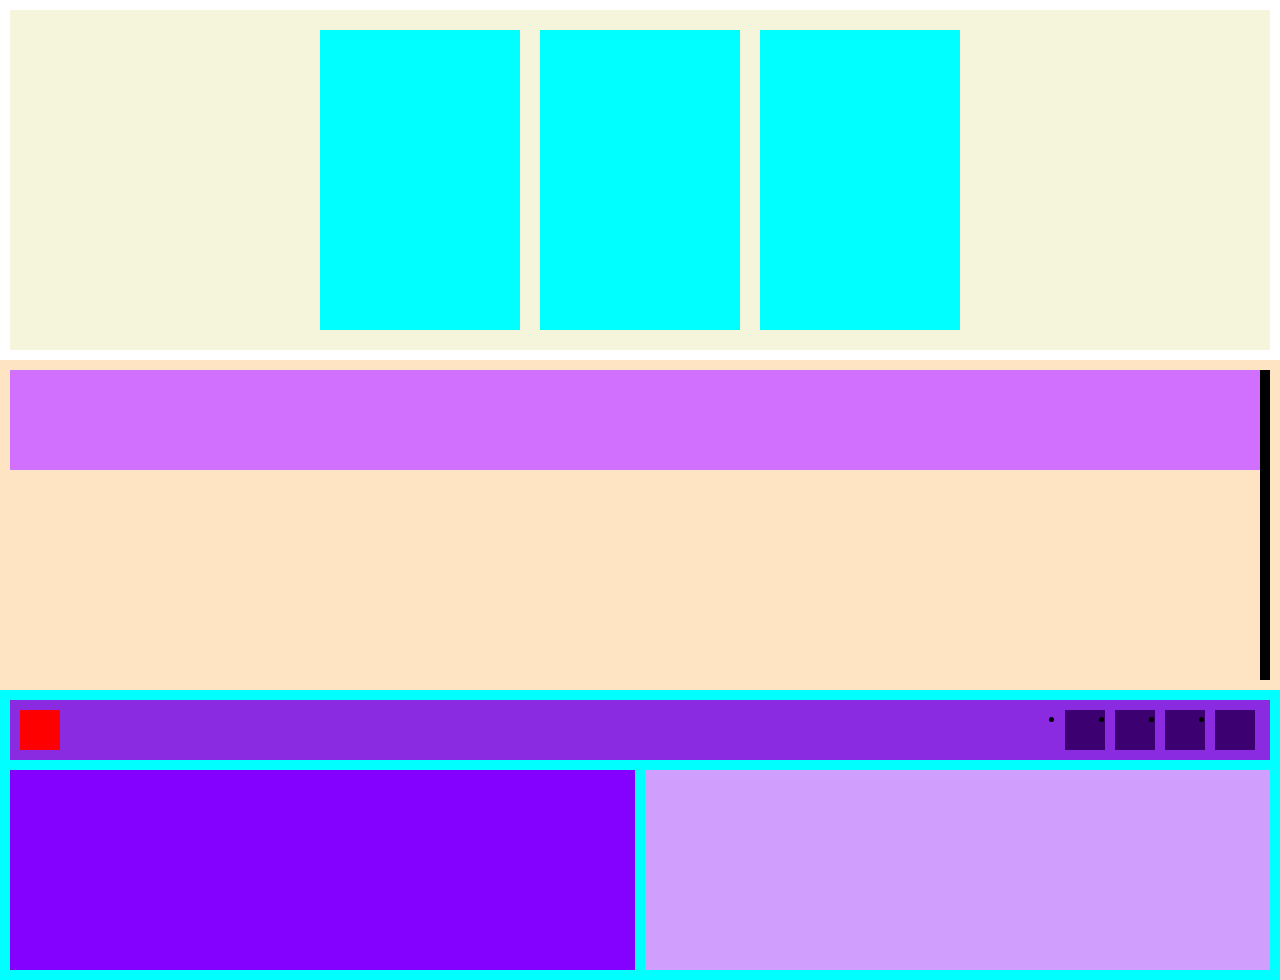
<file: index.html>
<!DOCTYPE html>
<html lang="pt-br">
<head>
    <meta charset="UTF-8">
    <meta name="viewport" content="width=device-width, initial-scale=1.0">
    <title>Atividades Midia</title>
    <link rel="stylesheet" href="css/style.css">
</head>
<body>
        <section id="nivel_agua">

            <div class="nivel_agua"></div>
            <div class="nivel_agua"></div>
            <div class="nivel_agua"></div>

        </section>

        <section id="nivel_danoninho">

            <header id="cabecalho"></header>     
            <main id="conteudo_principal">

                <article class="nivel_danoninho" id="div_1"></article>
                <article class="nivel_danoninho" id="div_2"></article>

            </main>

        </section> 
        
        <main id="nivel_suco">
            <header id="cabecalho_suco">
                <div id="logo"></div>
                <nav id="menu_suco">  
                    <ul>
                        <li></li>
                        <li></li>
                        <li></li>
                        <li></li>
                    </ul>                       
                </nav>
            
            </header>
            
            <section id="sec_suco">
                <article class="conteudo_suco" id="bloco_suco1"></article>
                <article class="conteudo_suco" id="bloco_suco2"></article>
            </section>
        </main>


</body>
</html>
</file>
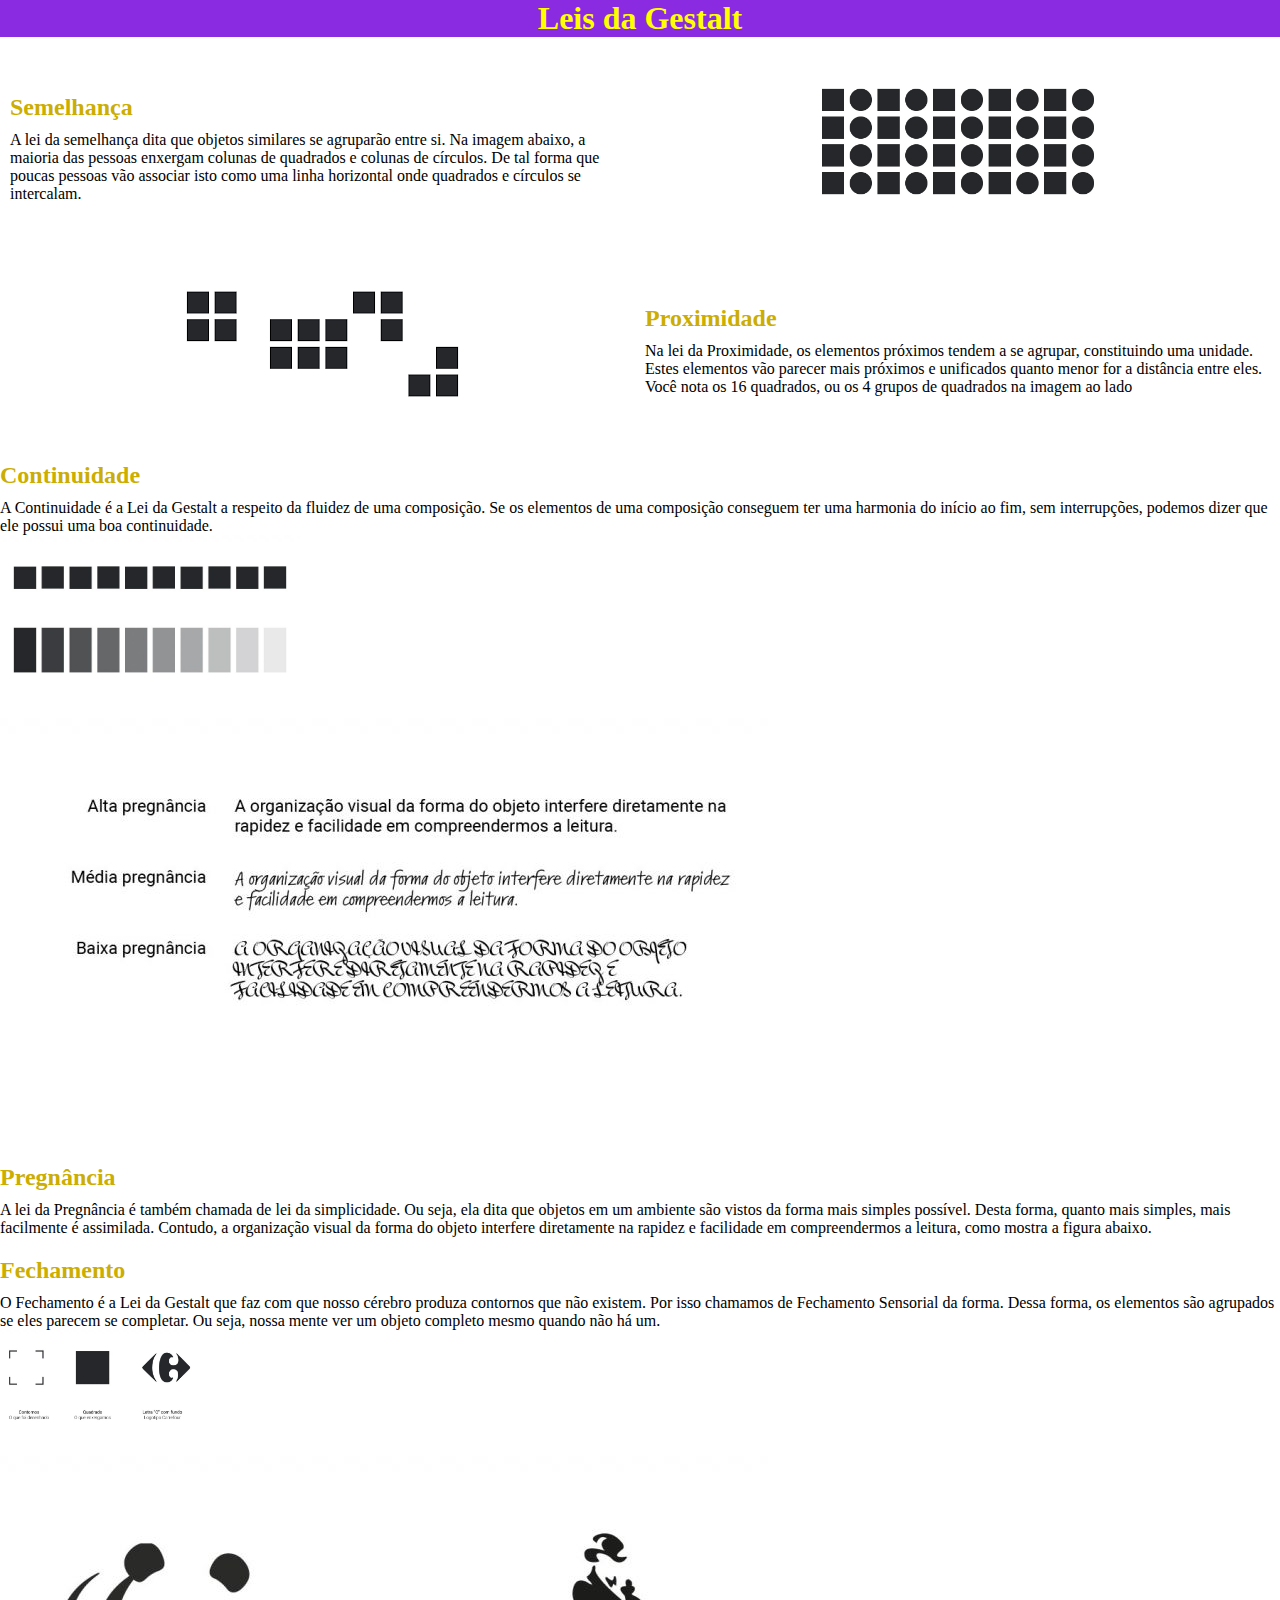
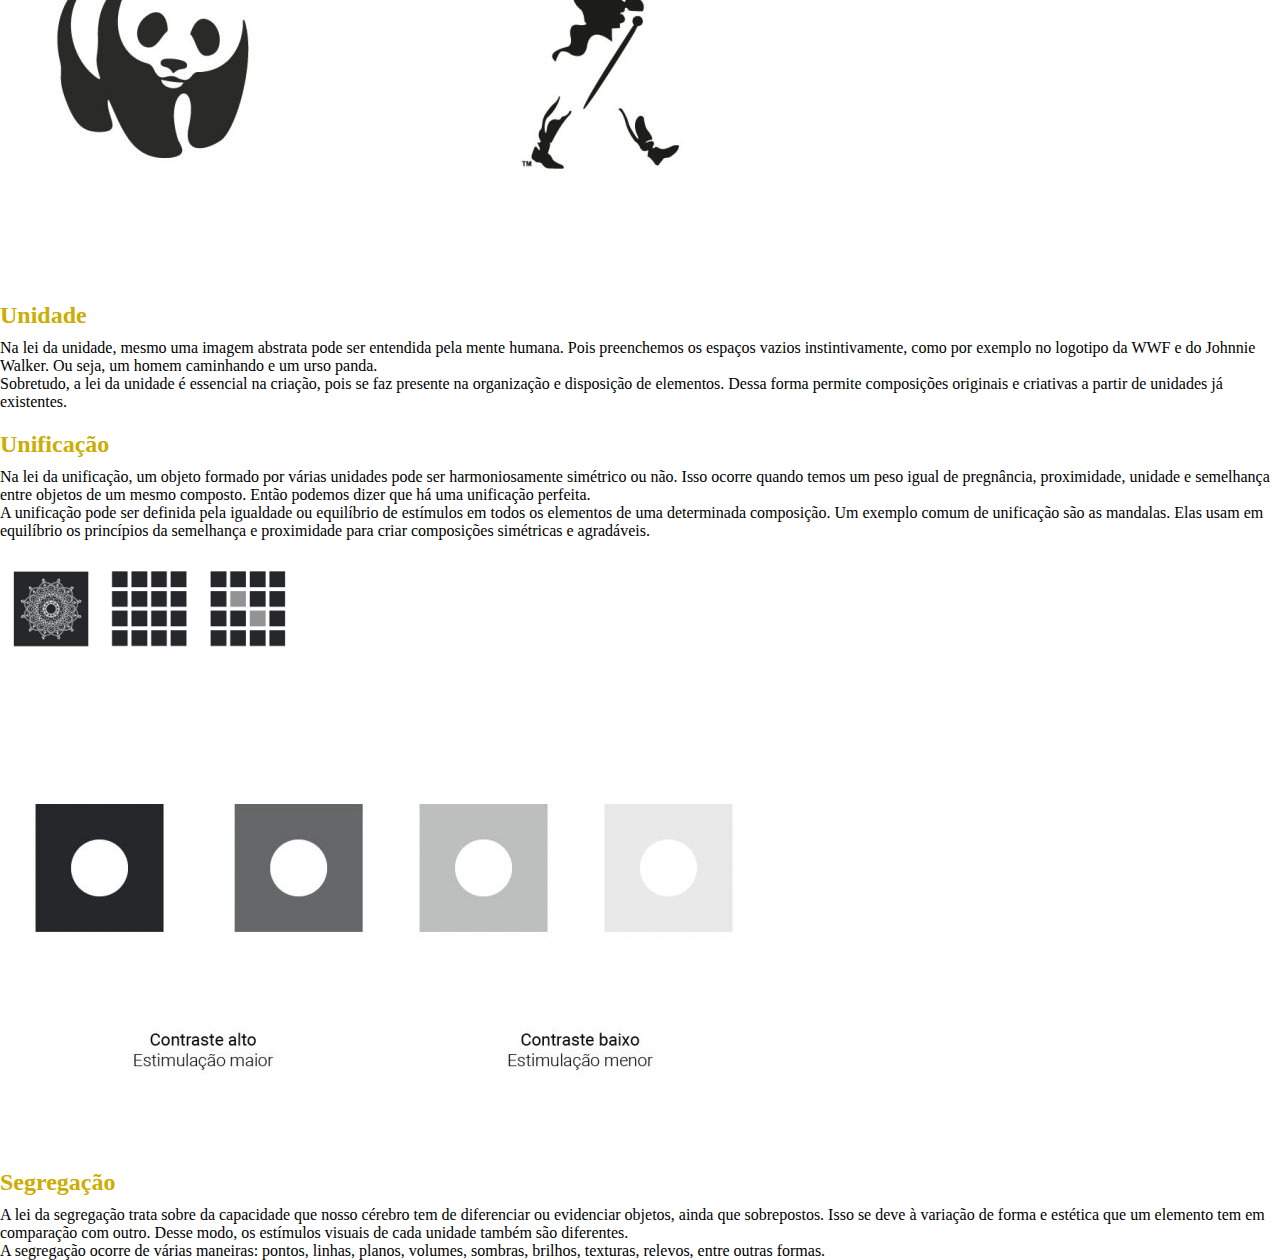
<file: nivel_cafe.html>
<!DOCTYPE html>
<html lang="pt-br">
    <head>
        <meta charset="UTF-8">
        <meta name="viewport" content="width=device-width, initial-scale=1.0">
        <title>Nivel Café 1</title>
        <link rel="stylesheet" href="css/nivel_cafe1.css">
    </head>
    <body>
        <main id="cafe">
            <header id="cabecalho">
                <h1>Leis da Gestalt</h1>
            </header>

            <section class="conteudo" id="semelhanca">
                <div class="texto">
                    <h2>Semelhança</h2>
                    <p>A lei da semelhança dita que objetos similares se agruparão entre si. Na imagem abaixo, a maioria das pessoas enxergam colunas de quadrados e colunas de círculos. De tal forma que poucas pessoas vão associar isto como uma linha horizontal onde quadrados e círculos se intercalam.</p>
                </div>
                <div class="foto">
                    <figure>
                        <img src="img/gestalt-semelhanca.jpg" width="300px" alt="Exemplo de Semelhança">
                   </figure>
                </div>
                
            </section>
            <section class="conteudo" id="proximidade">
                <div class="foto">
                    <figure>
                        <img src="img/proximidade.png" alt="Exemplo de Proximidade">
                    </figure>
                </div>
                <div class="texto">
                    <h2>Proximidade</h2>
                    <p>Na lei da Proximidade, os elementos próximos tendem a se agrupar, constituindo uma unidade. Estes elementos vão parecer mais próximos e unificados quanto menor for a distância entre eles. Você nota os 16 quadrados, ou os 4 grupos de quadrados na imagem ao lado
                    </p>
                </div>
                
            </section>
            <section class="conteudo" id="continuidade">
                <div class="texto">
                    <h2>Continuidade</h2>
                    <p>A Continuidade é a Lei da Gestalt a respeito da fluidez de uma composição. Se os elementos de uma composição conseguem ter uma harmonia do início ao fim, sem interrupções, podemos dizer que ele possui uma boa continuidade.</p>
                </div>
                <div class="foto">
                    <figure>
                        <img src="img/gestalt-continuidade.jpg" width="300px" alt="Exemplo de Semelhança">
                   </figure>
                </div>
            </section>
            <section class="conteudo" id="preganacia">
                <div class="foto">
                    <figure>
                        <img src="img/gestalt-pregnancia.jpg" alt="Exemplo de Proximidade">
                    </figure>
                </div>
                <div class="texto">
                    <h2>Pregnância</h2>
                    <p>A lei da Pregnância é também chamada de lei da simplicidade. Ou seja, ela dita que objetos em um ambiente são vistos da forma mais simples possível. Desta forma, quanto mais simples, mais facilmente é assimilada. Contudo, a organização visual da forma do objeto interfere diretamente na rapidez e facilidade em compreendermos a leitura, como mostra a figura abaixo.
                    </p>
                </div>
                
            </section>
            <section class="conteudo" id="fechamento">
                <div class="texto">
                    <h2>Fechamento</h2>
                    <p>O Fechamento é a Lei da Gestalt que faz com que nosso cérebro produza contornos que não existem. Por isso chamamos de Fechamento Sensorial da forma. Dessa forma, os elementos são agrupados se eles parecem se completar. Ou seja, nossa mente ver um objeto completo mesmo quando não há um.</p>
                </div>
                <div class="foto">
                    <figure>
                        <img src="img/gestalt-fechamento.jpg" width="200px" alt="Exemplo de Semelhança">
                   </figure>
                </div>
            </section>
            <section class="conteudo" id="unidade">
                <div class="foto">
                    <figure>
                        <img src="img/gestalt-unidade.jpg" alt="Exemplo de Proximidade">
                    </figure>
                </div>
                <div class="texto">
                    <h2>Unidade</h2>
                    <p>Na lei da unidade, mesmo uma imagem abstrata pode ser entendida pela mente humana. Pois preenchemos os espaços vazios instintivamente, como por exemplo no logotipo da WWF e do Johnnie Walker. Ou seja, um homem caminhando e um urso panda.
                    <br>    
                    Sobretudo, a lei da unidade é essencial na criação, pois se faz presente na organização e disposição de elementos. Dessa forma permite composições originais e criativas a partir de unidades já existentes.
                    </p>
                </div>
                
            </section>
            <section class="conteudo" id="unificacao">
                <div class="texto">
                    <h2>Unificação</h2>
                    <p>Na lei da unificação, um objeto formado por várias unidades pode ser harmoniosamente simétrico ou não.  Isso ocorre quando temos um peso igual de pregnância, proximidade, unidade e semelhança entre objetos de um mesmo composto. Então podemos dizer que há uma unificação perfeita.
                    <br>    
                    A unificação pode ser definida pela igualdade ou equilíbrio de estímulos em todos os elementos de uma determinada composição.  Um exemplo comum de unificação são as mandalas. Elas usam em equilíbrio os princípios da semelhança e proximidade para criar composições simétricas e agradáveis.</p>
                </div>
                <div class="foto">
                    <figure>
                        <img src="img/gestalt-unificacao.jpg" width="300px" alt="Exemplo de Semelhança">
                   </figure>
                </div>
            </section>
            <section class="conteudo" id="segregacao">
                <div class="foto">
                    <figure>
                        <img src="img/gestalt-segregacao.jpg" alt="Exemplo de Proximidade">
                    </figure>
                </div>
                <div class="texto">
                    <h2>Segregação</h2>
                    <p>A lei da segregação trata sobre da capacidade que nosso cérebro tem de diferenciar ou evidenciar objetos, ainda que sobrepostos. Isso se deve à variação de forma e estética que um elemento tem em comparação com outro. Desse modo, os estímulos visuais de cada unidade também são diferentes.
                    <br>    
                    A segregação ocorre de várias maneiras: pontos, linhas, planos, volumes, sombras, brilhos, texturas, relevos, entre outras formas.
                    </p>
                </div>
                
            </section>
        </main>
    </body>
</html>
</file>
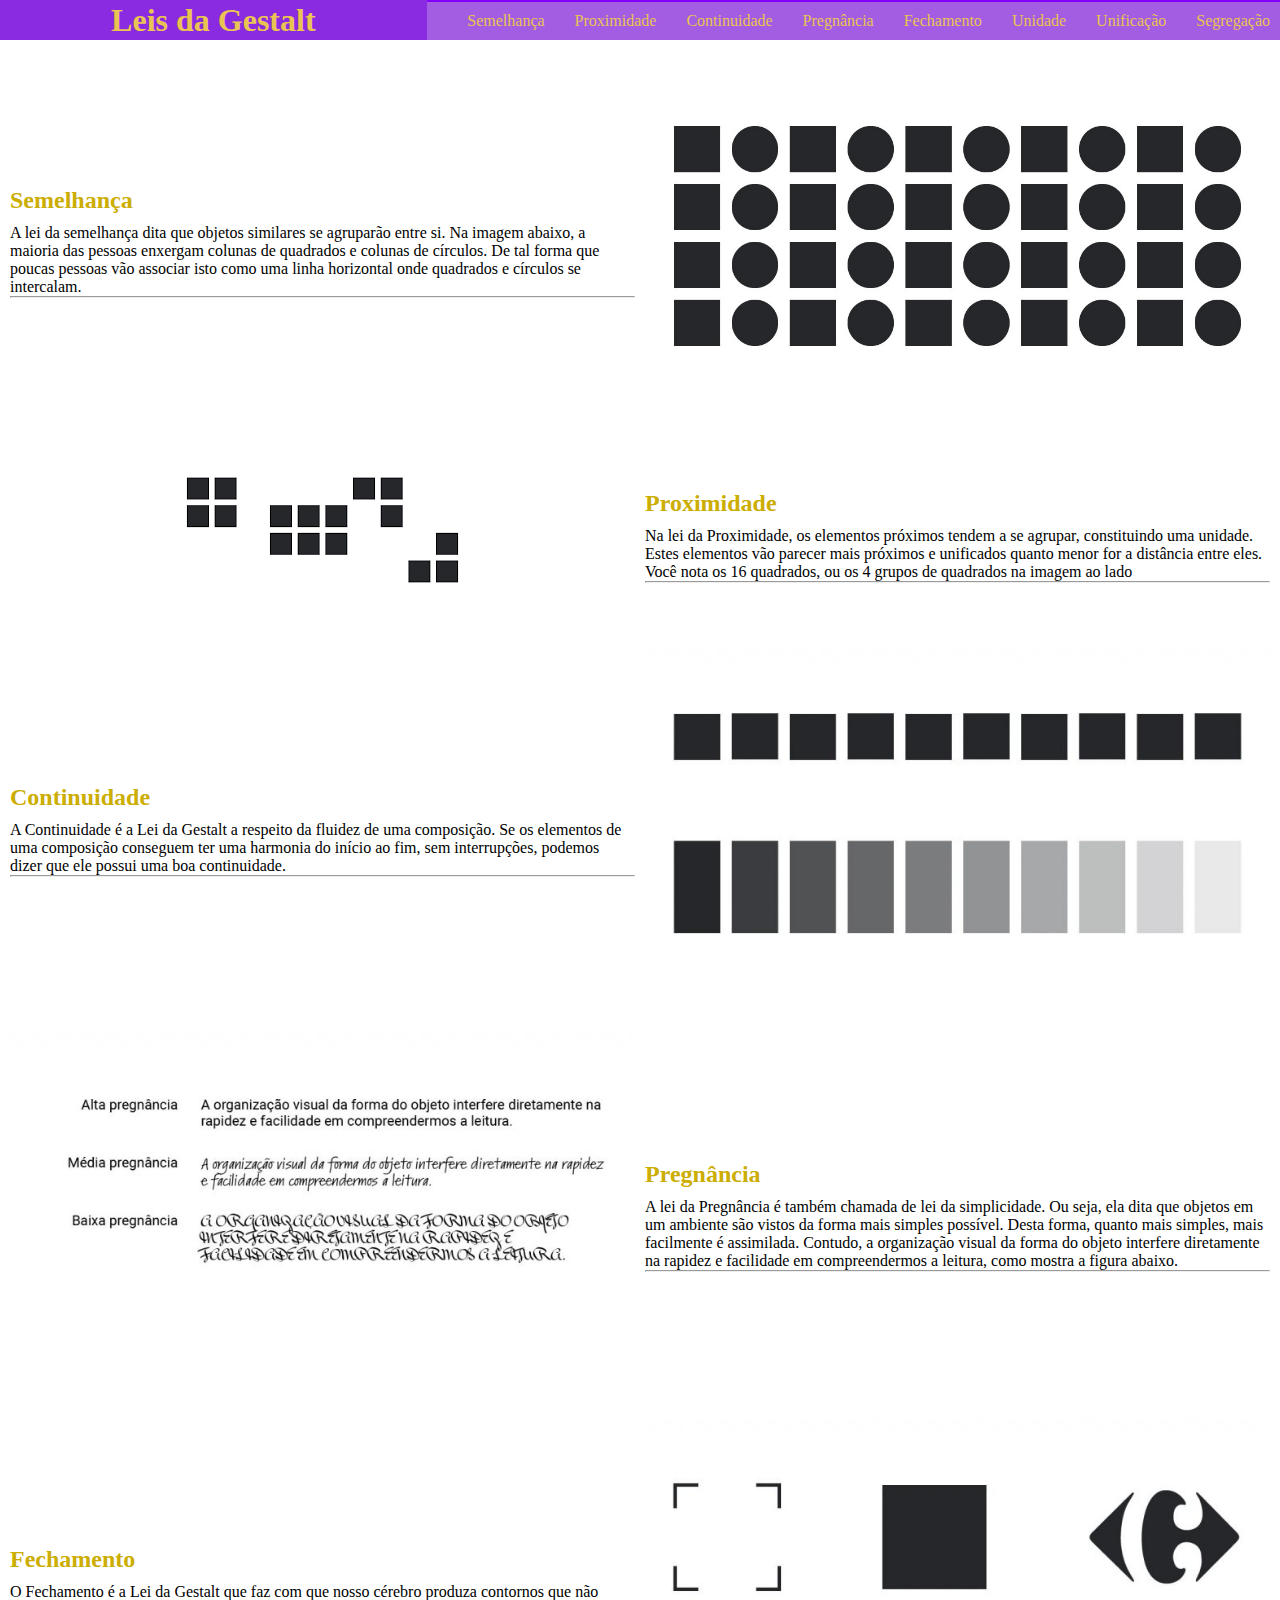
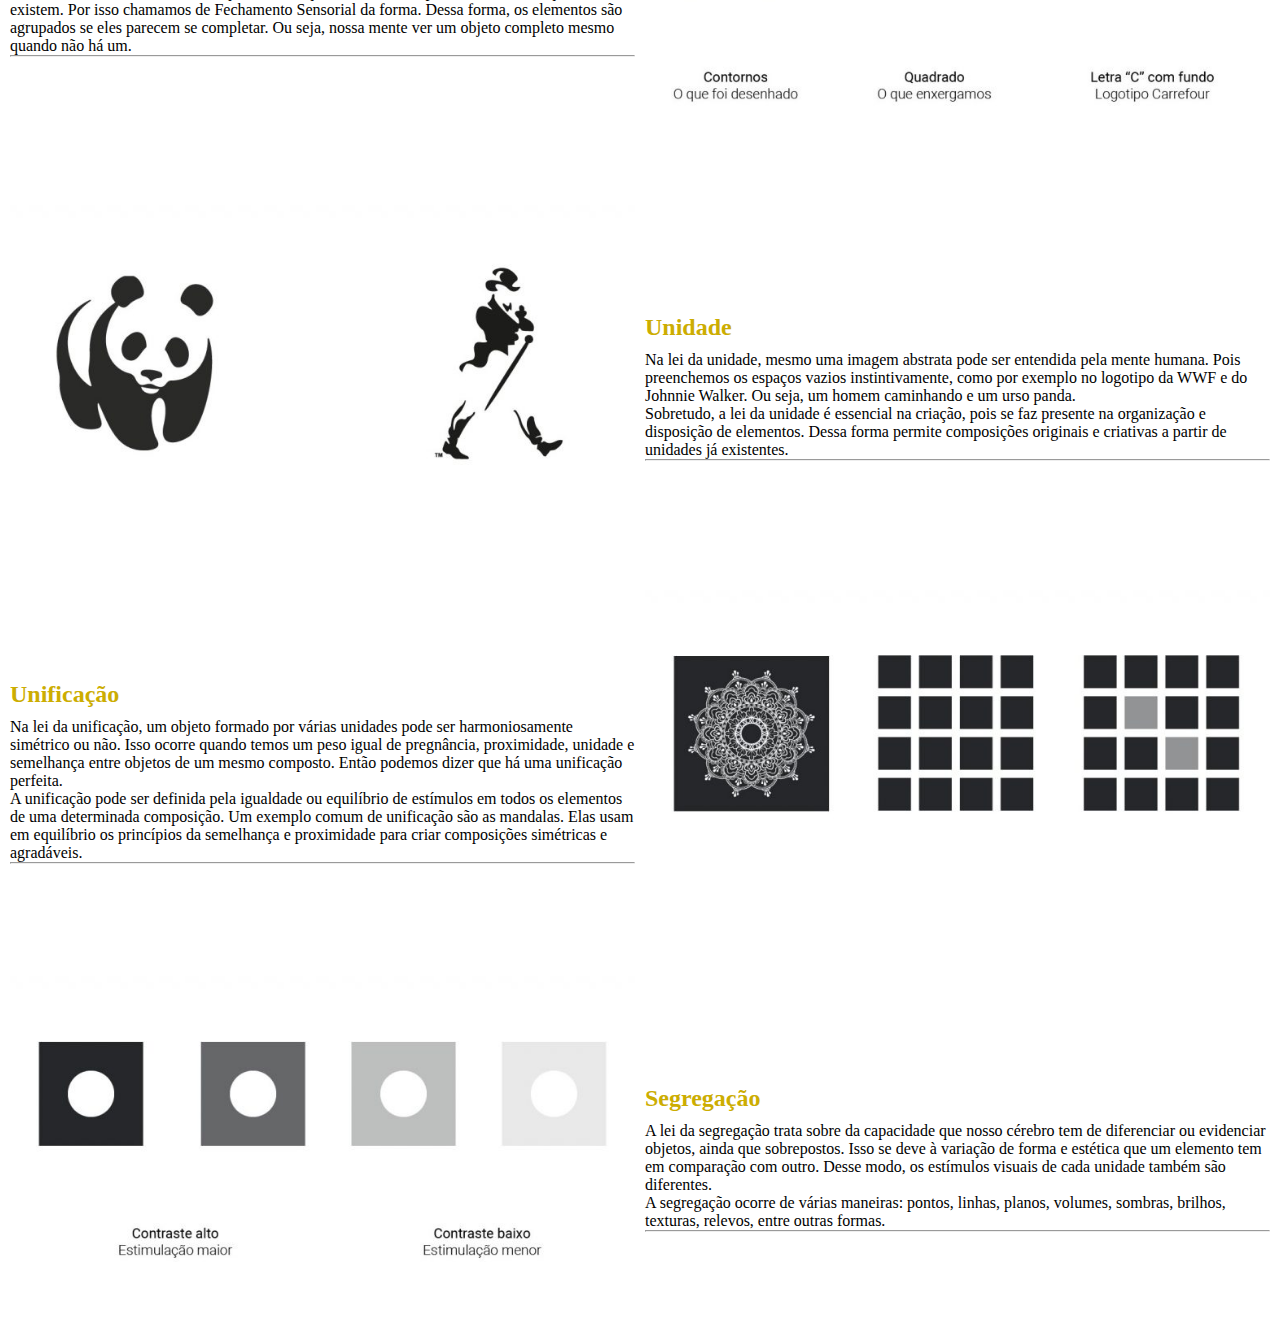
<file: nivel_cafe2.html>
<!DOCTYPE html>
<html lang="pt-br">
    <head>
        <meta charset="UTF-8">
        <meta name="viewport" content="width=device-width, initial-scale=1.0">
        <title>Leis da Gestalt</title>
        <link href="https://cdn.jsdelivr.net/npm/bootstrap@5.3.7/dist/css/bootstrap.min.css" rel="stylesheet" integrity="sha384-LN+7fdVzj6u52u30Kp6M/trliBMCMKTyK833zpbD+pXdCLuTusPj697FH4R/5mcr" crossorigin="anonymous">
        <link rel="stylesheet" href="css/nivel_cafe2.css">
    </head>
    <body>
        <main id="cafe">
            <header id="cabecalho" class="desktop">
                <div id="logo"><h1>Leis da Gestalt</h1></div>
                <nav id="menu">
                    <div id="itens">
                        <ul>
                            <li><a href="#semelhanca">Semelhança</a></li>
                            <li><a href="#proximidade">Proximidade</a></li>
                            <li><a href="#continuidade">Continuidade</a></li>
                            <li><a href="#preganacia">Pregnância</a></li>
                            <li><a href="#fechamento">Fechamento</a></li>
                            <li><a href="#unidade">Unidade</a></li>
                            <li><a href="#unificacao">Unificação</a></li>
                            <li><a href="#segregacao">Segregação</a></li>
                        </ul>
                    </div>
                </nav>
            </header>
            
            <header id="cabecalho" class="moblie">
                <div id="logo"><h1>Leis da Gestalt</h1></div>

                <button class="btn" type="button" data-bs-toggle="offcanvas" data-bs-target="#offcanvasRight" aria-controls="offcanvasRight">
                    <svg xmlns="http://www.w3.org/2000/svg" height="24px" viewBox="0 -960 960 960" width="24px" fill="#EAC452"><path d="M120-240v-80h720v80H120Zm0-200v-80h720v80H120Zm0-200v-80h720v80H120Z"/></svg>
                </button>

                <div class="offcanvas offcanvas-end" tabindex="-1" id="offcanvasRight" aria-labelledby="offcanvasRightLabel">
                <header class="offcanvas-header">
                    <h5 class="offcanvas-title" id="offcanvasRightLabel">Informaçoes</h5>
                    <button type="button" class="btn-close" data-bs-dismiss="offcanvas" aria-label="Close" ></button>
                </header>
                 
                

                


                <nav id="menu">
                    <div id="itens">
                        <ul>
                            <li><a href="#semelhanca">Semelhança</a></li>
                            <li><a href="#proximidade">Proximidade</a></li>
                            <li><a href="#continuidade">Continuidade</a></li>
                            <li><a href="#preganacia">Pregnância</a></li>
                            <li><a href="#fechamento">Fechamento</a></li>
                            <li><a href="#unidade">Unidade</a></li>
                            <li><a href="#unificacao">Unificação</a></li>
                            <li><a href="#segregacao">Segregação</a></li>
                        </ul>
                    </div>
                </nav>
                
                </div>
            </header>



            <section class="conteudo" id="semelhanca">
                <div class="texto">
                    <h2>Semelhança</h2>
                    <p>A lei da semelhança dita que objetos similares se agruparão entre si. Na imagem abaixo, a maioria das pessoas enxergam colunas de quadrados e colunas de círculos. De tal forma que poucas pessoas vão associar isto como uma linha horizontal onde quadrados e círculos se intercalam.</p>
                    <hr>
                </div>
                <div class="foto">
                    <figure>
                        <img src="img/gestalt-semelhanca.jpg" width="300px" alt="Exemplo de Semelhança">
                   </figure>
                </div>
                
            </section>

            <section class="conteudo" id="proximidade">
                <div class="foto">
                    <figure>
                        <img src="img/proximidade.png" alt="Exemplo de Proximidade">
                    </figure>
                </div>
                <div class="texto">
                    <h2>Proximidade</h2>
                    <p>Na lei da Proximidade, os elementos próximos tendem a se agrupar, constituindo uma unidade. Estes elementos vão parecer mais próximos e unificados quanto menor for a distância entre eles. Você nota os 16 quadrados, ou os 4 grupos de quadrados na imagem ao lado
                    </p>
                    <hr>
                </div>
                
            </section>

            <section class="conteudo" id="continuidade">
                <div class="texto">
                    <h2>Continuidade</h2>
                    <p>A Continuidade é a Lei da Gestalt a respeito da fluidez de uma composição. Se os elementos de uma composição conseguem ter uma harmonia do início ao fim, sem interrupções, podemos dizer que ele possui uma boa continuidade.</p>
                    <hr>
                </div>
                <div class="foto">
                    <figure>
                        <img src="img/gestalt-continuidade.jpg" width="300px" alt="Exemplo de Semelhança">
                   </figure>
                </div>
            </section>

            <section class="conteudo" id="preganacia">
                <div class="foto">
                    <figure>
                        <img src="img/gestalt-pregnancia.jpg" alt="Exemplo de Proximidade">
                    </figure>
                </div>
                <div class="texto">
                    <h2>Pregnância</h2>
                    <p>A lei da Pregnância é também chamada de lei da simplicidade. Ou seja, ela dita que objetos em um ambiente são vistos da forma mais simples possível. Desta forma, quanto mais simples, mais facilmente é assimilada. Contudo, a organização visual da forma do objeto interfere diretamente na rapidez e facilidade em compreendermos a leitura, como mostra a figura abaixo.
                    </p>
                    <hr>
                </div>
                
            </section>

            <section class="conteudo" id="fechamento">
                <div class="texto">
                    <h2>Fechamento</h2>
                    <p>O Fechamento é a Lei da Gestalt que faz com que nosso cérebro produza contornos que não existem. Por isso chamamos de Fechamento Sensorial da forma. Dessa forma, os elementos são agrupados se eles parecem se completar. Ou seja, nossa mente ver um objeto completo mesmo quando não há um.</p>
                    <hr>
                </div>
                <div class="foto">
                    <figure>
                        <img src="img/gestalt-fechamento.jpg" width="200px" alt="Exemplo de Semelhança">
                   </figure>
                </div>
            </section>

            <section class="conteudo" id="unidade">
                <div class="foto">
                    <figure>
                        <img src="img/gestalt-unidade.jpg" alt="Exemplo de Proximidade">
                    </figure>
                </div>
                <div class="texto">
                    <h2>Unidade</h2>
                    <p>Na lei da unidade, mesmo uma imagem abstrata pode ser entendida pela mente humana. Pois preenchemos os espaços vazios instintivamente, como por exemplo no logotipo da WWF e do Johnnie Walker. Ou seja, um homem caminhando e um urso panda.
                    <br>    
                    Sobretudo, a lei da unidade é essencial na criação, pois se faz presente na organização e disposição de elementos. Dessa forma permite composições originais e criativas a partir de unidades já existentes.
                    </p>
                    <hr>
                </div>
                
            </section>

            <section class="conteudo" id="unificacao">
                <div class="texto">
                    <h2>Unificação</h2>
                    <p>Na lei da unificação, um objeto formado por várias unidades pode ser harmoniosamente simétrico ou não.  Isso ocorre quando temos um peso igual de pregnância, proximidade, unidade e semelhança entre objetos de um mesmo composto. Então podemos dizer que há uma unificação perfeita.
                    <br>    
                    A unificação pode ser definida pela igualdade ou equilíbrio de estímulos em todos os elementos de uma determinada composição.  Um exemplo comum de unificação são as mandalas. Elas usam em equilíbrio os princípios da semelhança e proximidade para criar composições simétricas e agradáveis.</p>
                    <hr>
                </div>
                <div class="foto">
                    <figure>
                        <img src="img/gestalt-unificacao.jpg" width="300px" alt="Exemplo de Semelhança">
                   </figure>
                </div>
            </section>

            <section class="conteudo" id="segregacao">
                <div class="foto">
                    <figure>
                        <img src="img/gestalt-segregacao.jpg" alt="Exemplo de Proximidade">
                    </figure>
                </div>
                <div class="texto">
                    <h2>Segregação</h2>
                    <p>A lei da segregação trata sobre da capacidade que nosso cérebro tem de diferenciar ou evidenciar objetos, ainda que sobrepostos. Isso se deve à variação de forma e estética que um elemento tem em comparação com outro. Desse modo, os estímulos visuais de cada unidade também são diferentes.
                    <br>    
                    A segregação ocorre de várias maneiras: pontos, linhas, planos, volumes, sombras, brilhos, texturas, relevos, entre outras formas.
                    </p>
                    <hr>
                </div>
                
            </section>
            
        </main>

        <script src="https://cdn.jsdelivr.net/npm/bootstrap@5.3.7/dist/js/bootstrap.bundle.min.js" integrity="sha384-ndDqU0Gzau9qJ1lfW4pNLlhNTkCfHzAVBReH9diLvGRem5+R9g2FzA8ZGN954O5Q" crossorigin="anonymous"></script>
    </body>
</html>
</file>
<file: css/style.css>
*{
    margin: 0px;
    padding: 0px;
    box-sizing: border-box;
}

/*Desafio nivel agua*/
#nivel_agua{
    background-color: beige;
    padding: 10px;

    display: flex;
    flex-direction: row;
    justify-content: center;
    align-items: center;
    margin: 10px;
}

.nivel_agua{
    height: 300px;
    width: 200px;
    background-color: aqua;
    margin: 10px;
}

#nivel_danoninho{
    background-color: bisque;
    padding: 10px;
    display: flex;
    
}

#cabecalho{
    width: 100%;
    height: 100px;
    background-color: rgb(209, 111, 255);
}

#conteudo_principal{
    display: flex;
    
    background-color: black;
}

.nivel_danoninho{
    height: 300px;
    
    background-color: rgb(209, 111, 255);
    
}
#div_1{
    margin: 10px 5px 0px 0px;
}
#div_2{
    margin: 10px 0px 0px 5px;
}
/*Nivel Suco*/
#nivel_suco{
    padding: 10px;
    background-color: aqua;
}

#cabecalho_suco{
    width: 100%;
    height: 60px;
    background-color: blueviolet;
    padding: 10px;
    display: flex;
    justify-content: space-between;
    align-items: center;
    gap: 10px;
}

#menu_suco{
    padding: 5px;
}
#menu_suco ul{
    display: flex;
    
    gap: 10px;
    
}

li{
    background-color: rgb(60, 0, 112);
    width: 40px;
    height: 40px;
}


#logo{
    
    width: 40px;
    height: 40px;
    background-color: rgb(255, 0, 0);
}

#sec_suco{
    margin: 10px 0px 0px 0px;

    display: grid;
    grid-template-columns: 1fr 1fr;

    gap: 10px;
}

.conteudo_suco{
    width: 100%;
    height: 200px;
    background-color: rgb(255, 255, 255);

}

#bloco_suco1{
    
    background-color: rgb(132, 0, 255);
}
#bloco_suco2{
    
    background-color: rgb(208, 159, 253);
}


@media(max-width:600px){
    #nivel_agua{
        flex-direction: column;
    }
    #nivel_danoninho{
        display: flex;
        flex-direction: column;
        gap: 10px;
    }
    #conteudo_principal{
        flex-direction: column;
        gap: 10px;
    }
    #div_1, #div_2{
        margin: 0px;
    }

    #nivel_suco{
        display: flex;
        flex-direction: column;
    }
    #sec_suco{
        display: grid;
        grid-template-columns: 1fr;
    }
    #bloco_suco1,#bloco_suco2{
        background-color: blueviolet;
    }
    
}
</file>
<file: css/nivel_cafe1.css>
*{
    margin: 0;
    padding: 0;
    box-sizing: border-box;
}

#cafe{
    display: grid;
    gap: 10px;
}

#cabecalho{
    background-color: blueviolet;
    display: grid;

    place-items: center center;
}
#cabecalho h1{
    color: yellow;
}

#semelhanca{
    display: grid;

    padding: 10px;
    grid-template-columns: 1fr 1fr;

    gap: 10px;

    place-items: center center;
}

.texto h2{
    color: rgb(204, 173, 1);

    padding: 10px 0px;
}



#proximidade{
    display: grid;

    padding: 10px;

    grid-template-columns: 1fr 1fr;
    gap: 10px;

    place-items: center center;
}

@media(max-width: 600px){
    #semelhanca{
        grid-template-columns: 1fr;
    }
    .foto{
        order: 1;
    }
    .texto{
        order: 2;
    }
    #proximidade{
        grid-template-columns: 1fr;
    }
}
</file>
<file: css/nivel_cafe2.css>
*{
    margin: 0;
    padding: 0;
    box-sizing: border-box;
}
:root{
    /*Cores*/
    --cor_principal:rgb(204, 173, 1);
    --cor_menu:#EAC452;
}
#cafe{
    display: grid;
    gap: 10px;
}

#cabecalho.desktop{
    background-color: blueviolet;
    display: grid;
    grid-template-columns: 0.5fr  1fr;
    place-items: center center;
}
#cabecalho.moblie{
    background-color: blueviolet;
    display: none;
    grid-template-columns: 0.5fr  1fr;
    place-items: center center;
    position:sticky ;
    top: 0;
}
#logo h1{
    color: var(--cor_menu);
}
#menu {
    background-color: rgb(162, 93, 226);
    border-top: 2px solid rgb(132, 0, 255);

    width: 100%;
    


}
.offcanvas-header{
    background-color: rgb(185, 151, 218);   
}
.offcanvas-header h5{
    color: var(--cor_menu);
}
#itens{
    display: grid;

    grid-template-columns: 1fr;

    place-items: center end;
}

#itens ul{
    list-style: none;

    display: flex;
    gap: 10px;

    flex-wrap: wrap;
    place-items: center center;
}

#itens ul li {
    padding: 10px;
    

}
#itens ul li a{
    color:var(--cor_menu);
    text-decoration: none;
}

#itens ul li a:hover{
    cursor: pointer;
    background-color: rgb(178, 138, 218);
    padding: 5px;
    border-radius: 10px;
    
}

.conteudo{
    display: grid;

    padding: 10px;
    grid-template-columns: 1fr 1fr;

    gap: 10px;

    place-items: center center;
}

.texto h2{
    color: var(--cor_principal);

    padding: 10px 0px;
}
.foto figure img{
    width: 100%;
}

@media(max-width: 600px){
    #cabecalho.desktop{
        grid-template-columns: 1fr;
        display: none;
    }
    #cabecalho.moblie{
        grid-template-columns: 1fr 1fr;
        display: grid;
    }
    #itens{
        place-items: center center;
    }
    #itens ul{
        flex-direction: column;
    }
    .conteudo{
        grid-template-columns: 1fr;
    }
    .foto figure img{
        width: 300px;
        order: 1;
    }
    .texto{
        order: 2;
    }
    
}
</file>
